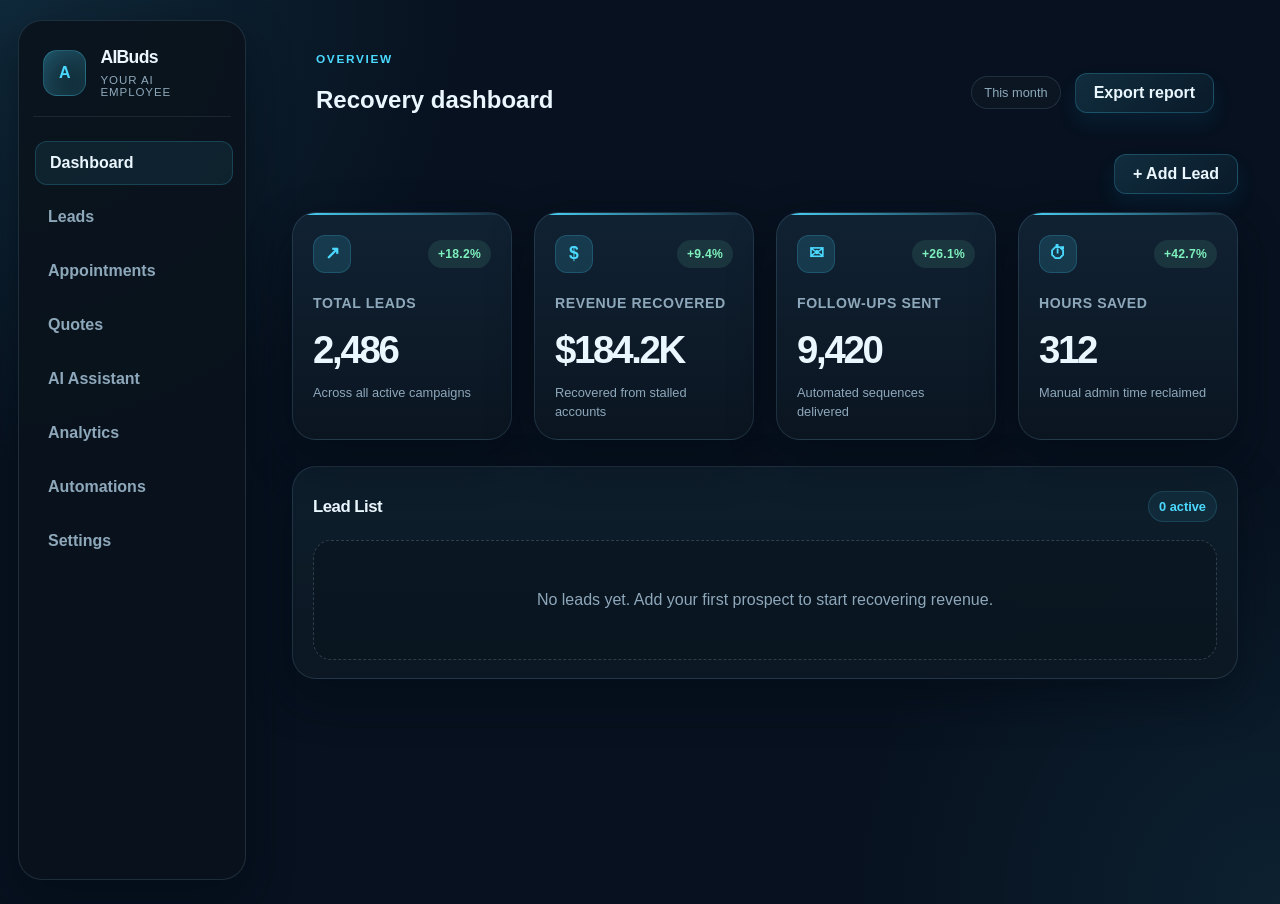
<file: index.html>
<!DOCTYPE html>
<html lang="en">
<head>
    <meta charset="UTF-8">
    <meta name="viewport" content="width=device-width, initial-scale=1.0">
    <title>AIBuds — Your AI Employee</title>

    <link rel="stylesheet" href="style.css">
</head>

<body>

    <div class="app-shell">

        <aside class="sidebar">
            <div class="brand-group sidebar-brand">
                <div class="brand-mark">A</div>
                <div>
                    <h1>AIBuds</h1>
                    <p class="subtitle">Your AI Employee</p>
                </div>
            </div>

            <nav class="sidebar-nav" aria-label="Main navigation">
                <button class="nav-item active" data-page="dashboard" type="button">Dashboard</button>
                <button class="nav-item" data-page="leads" type="button">Leads</button>
                <button class="nav-item" data-page="appointments" type="button">Appointments</button>
                <button class="nav-item" data-page="quotes" type="button">Quotes</button>
                <button class="nav-item" data-page="ai-assistant" type="button">AI Assistant</button>
                <button class="nav-item" data-page="analytics" type="button">Analytics</button>
                <button class="nav-item" data-page="automations" type="button">Automations</button>
                <button class="nav-item" data-page="settings" type="button">Settings</button>
            </nav>
        </aside>

        <main class="main-content">

            <section id="dashboardPage" class="page active">
                <header class="topbar">
                    <div class="brand-group">
                        <div>
                            <p class="eyebrow">Overview</p>
                            <h2>Recovery dashboard</h2>
                        </div>
                    </div>
                    <div class="header-actions">
                        <span class="filter-pill">This month</span>
                        <button class="primary-btn">Export report</button>
                    </div>
                </header>

                <div class="page-toolbar">
                    <button id="openLeadModal" class="primary-btn add-lead-btn" type="button">+ Add Lead</button>
                </div>

                <div id="stats" class="stats-grid">

                    <div class="card">
                        <div class="card-topline">
                            <span class="card-icon cyan">↗</span>
                            <span class="trend positive">+18.2%</span>
                        </div>
                        <h3>Total Leads</h3>
                        <p id="leadCount" class="metric-value">2,486</p>
                        <small>Across all active campaigns</small>
                    </div>

                    <div class="card">
                        <div class="card-topline">
                            <span class="card-icon cyan">$</span>
                            <span class="trend positive">+9.4%</span>
                        </div>
                        <h3>Revenue Recovered</h3>
                        <p class="metric-value">$184.2K</p>
                        <small>Recovered from stalled accounts</small>
                    </div>

                    <div class="card">
                        <div class="card-topline">
                            <span class="card-icon cyan">✉</span>
                            <span class="trend positive">+26.1%</span>
                        </div>
                        <h3>Follow-Ups Sent</h3>
                        <p class="metric-value">9,420</p>
                        <small>Automated sequences delivered</small>
                    </div>

                    <div class="card">
                        <div class="card-topline">
                            <span class="card-icon cyan">⏱</span>
                            <span class="trend positive">+42.7%</span>
                        </div>
                        <h3>Hours Saved</h3>
                        <p class="metric-value">312</p>
                        <small>Manual admin time reclaimed</small>
                    </div>

                </div>

                <div class="lead-panel">
                    <div class="lead-panel-header">
                        <h3>Lead List</h3>
                        <span id="leadCountLabel" class="status-inline">0 active</span>
                    </div>

                    <div data-role="lead-list" class="lead-list" aria-live="polite">
                        <div class="empty-state">No leads yet. Add your first prospect to start recovering revenue.</div>
                    </div>
                </div>

                <aside data-role="lead-details-panel" class="details-panel hidden" aria-live="polite">
                    <div data-role="lead-details-content"></div>
                </aside>
            </section>

            <section id="leadsPage" class="page hidden">
                <header class="page-header">
                    <div>
                        <p class="eyebrow">Pipeline</p>
                        <h2>Lead Management</h2>
                    </div>
                    <button id="openLeadModalFromLeads" class="primary-btn add-lead-btn" type="button">+ Add Lead</button>
                </header>

                <div class="lead-panel">
                    <div class="lead-panel-header">
                        <h3>Active Leads</h3>
                        <span class="status-inline">Live CRM</span>
                    </div>

                    <div data-role="lead-list" class="lead-list" aria-live="polite">
                        <div class="empty-state">No leads yet. Add your first prospect to start recovering revenue.</div>
                    </div>
                </div>

                <aside data-role="lead-details-panel" class="details-panel hidden" aria-live="polite">
                    <div data-role="lead-details-content"></div>
                </aside>
            </section>

            <section id="appointmentsPage" class="page hidden placeholder-page">
                <div class="placeholder-box">
                    <p class="eyebrow">Appointments</p>
                    <h2>Scheduling Center</h2>
                    <p>Manage customer calls, discovery meetings, and follow-up appointments.</p>
                    <span>Coming in the next sprint</span>
                </div>
            </section>

            <section id="quotesPage" class="page hidden placeholder-page">
                <div class="placeholder-box">
                    <p class="eyebrow">Quotes</p>
                    <h2>Proposal Workspace</h2>
                    <p>Track pricing, send proposals, and monitor quote acceptance rates.</p>
                    <span>Coming in the next sprint</span>
                </div>
            </section>

            <section id="aiAssistantPage" class="page hidden placeholder-page">
                <div class="placeholder-box">
                    <p class="eyebrow">AI Assistant</p>
                    <h2>Conversation Copilot</h2>
                    <p>Automated outreach suggestions, lead scoring, and next-best-action recommendations.</p>
                    <span>Coming in the next sprint</span>
                </div>
            </section>

            <section id="analyticsPage" class="page hidden placeholder-page">
                <div class="placeholder-box">
                    <p class="eyebrow">Analytics</p>
                    <h2>Performance Overview</h2>
                    <p>Pipeline health, conversion tracking, and revenue insights across all campaigns.</p>
                    <span>Coming in the next sprint</span>
                </div>
            </section>

            <section id="automationsPage" class="page hidden placeholder-page">
                <div class="placeholder-box">
                    <p class="eyebrow">Automations</p>
                    <h2>Workflow Engine</h2>
                    <p>Automate follow-ups, lead routing, and sales task orchestration.</p>
                    <span>Coming in the next sprint</span>
                </div>
            </section>

            <section id="settingsPage" class="page hidden placeholder-page">
                <div class="placeholder-box">
                    <p class="eyebrow">Settings</p>
                    <h2>Workspace Preferences</h2>
                    <p>Configure team permissions, integrations, automations, and account settings.</p>
                    <span>Coming in the next sprint</span>
                </div>
            </section>

        </main>

    </div>

    <div id="leadModal" class="modal hidden" aria-hidden="true">
        <div class="modal-backdrop" data-close="true"></div>
        <div class="modal-dialog" role="dialog" aria-modal="true" aria-labelledby="leadModalTitle">
            <div class="modal-header">
                <div>
                    <p class="eyebrow modal-eyebrow">New Lead</p>
                    <h3 id="leadModalTitle">Add a prospect</h3>
                </div>
                <button id="closeLeadModal" class="icon-button" type="button" aria-label="Close modal">×</button>
            </div>

            <form id="leadForm">
                <div class="form-grid">
                    <label>
                        <span>Customer Name</span>
                        <input type="text" name="customerName" placeholder="Alex Morgan" required>
                    </label>

                    <label>
                        <span>Company Name</span>
                        <input type="text" name="companyName" placeholder="Northstar Labs" required>
                    </label>

                    <label>
                        <span>Phone</span>
                        <input type="tel" name="phone" placeholder="(555) 123-4567" required>
                    </label>

                    <label>
                        <span>Email</span>
                        <input type="email" name="email" placeholder="alex@company.com" required>
                    </label>

                    <label>
                        <span>Service Requested</span>
                        <select name="serviceRequested" required>
                            <option value="">Select a service</option>
                            <option value="Lead Generation">Lead Generation</option>
                            <option value="Sales Enablement">Sales Enablement</option>
                            <option value="CRM Cleanup">CRM Cleanup</option>
                            <option value="Outbound Automation">Outbound Automation</option>
                            <option value="Brand Messaging">Brand Messaging</option>
                        </select>
                    </label>

                    <label>
                        <span>Estimated Job Value</span>
                        <input type="number" name="estimatedValue" min="0" step="100" placeholder="2500" required>
                    </label>

                    <label class="full-width">
                        <span>Notes</span>
                        <textarea name="notes" rows="4" placeholder="Add context about the opportunity, objections, or next steps..."></textarea>
                    </label>
                </div>

                <div class="form-actions">
                    <button type="button" class="secondary-btn" id="cancelLeadModal">Cancel</button>
                    <button type="submit" class="primary-btn">Save</button>
                </div>
            </form>
        </div>
    </div>

    <script type="module" src="leadManager.js?v=20260914"></script>
    <script type="module" src="appRouter.js"></script>

</body>
</html>
</file>
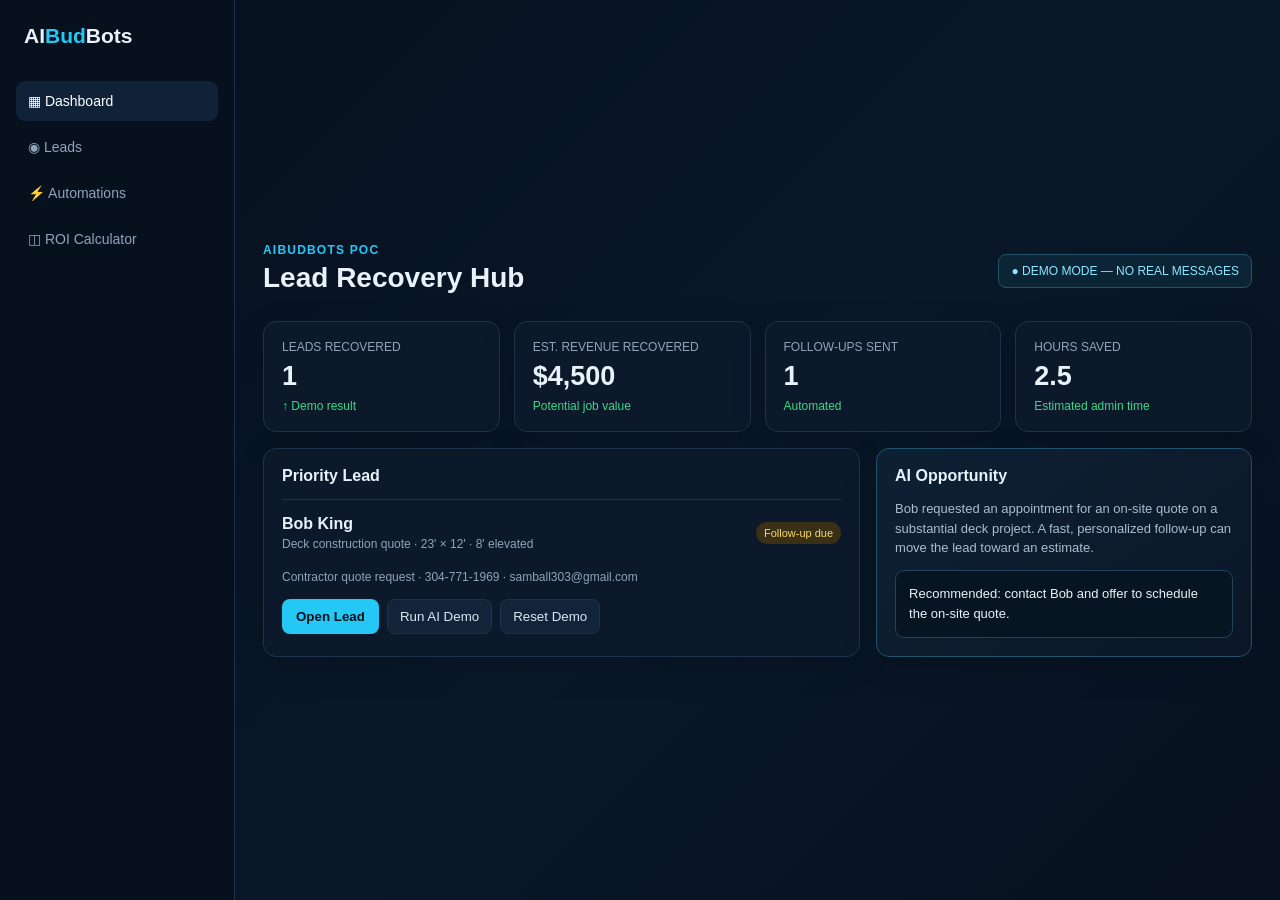
<file: AIBudBots_Lead_Recovery_POC/index.html>
<!doctype html>
<html lang="en">
<head>
<meta charset="utf-8">
<meta name="viewport" content="width=device-width,initial-scale=1">
<title>AIBuds — your ai employee</title>
<style>
:root{--bg:#07111f;--panel:#0d1a2b;--panel2:#101f33;--border:#1d334d;--text:#e9f2fb;--muted:#8fa4ba;--accent:#25c7f5;--green:#39d98a;--yellow:#f5c451;--red:#ff6b7a}
*{box-sizing:border-box}body{margin:0;background:linear-gradient(135deg,#06101d,#091728 55%,#07111f);color:var(--text);font-family:Inter,Segoe UI,Arial,sans-serif}
.app{display:flex;min-height:100vh}.side{width:235px;background:#07111e;border-right:1px solid var(--border);padding:24px 16px}.brand{font-size:21px;font-weight:800;margin:0 8px 30px}.brand span{color:var(--accent)}
.nav button{width:100%;background:none;border:0;color:var(--muted);padding:12px;border-radius:9px;text-align:left;margin:3px 0;cursor:pointer;font-size:14px}.nav button.active,.nav button:hover{background:#102238;color:white}
.main{flex:1;padding:28px;max-width:1400px;margin:auto;width:100%}.top{display:flex;justify-content:space-between;align-items:center;margin-bottom:22px}.eyebrow{color:var(--accent);font-size:12px;font-weight:700;letter-spacing:1.2px;text-transform:uppercase}.title{font-size:28px;font-weight:800;margin:5px 0}.demo{border:1px solid #24516b;background:#0b2536;color:#8ee7ff;padding:9px 12px;border-radius:8px;font-size:12px}
.grid{display:grid;grid-template-columns:repeat(4,1fr);gap:14px}.card{background:rgba(13,26,43,.9);border:1px solid var(--border);border-radius:13px;padding:18px;box-shadow:0 10px 35px rgba(0,0,0,.12)}.metric{font-size:27px;font-weight:800;margin-top:7px}.label{color:var(--muted);font-size:12px}.up{color:var(--green);font-size:12px;margin-top:7px}
.layout{display:grid;grid-template-columns:1.35fr .85fr;gap:16px;margin-top:16px}.section-title{font-size:16px;font-weight:750;margin-bottom:14px}.lead{display:flex;justify-content:space-between;align-items:center;padding:15px 0;border-top:1px solid var(--border)}.lead:first-of-type{border-top:0}.lead strong{display:block}.sub{color:var(--muted);font-size:12px;margin-top:4px}.badge{display:inline-block;padding:5px 8px;border-radius:999px;font-size:11px;background:#17304a;color:#9fdcff}.badge.green{background:#123629;color:#75e9ae}.badge.yellow{background:#3a3015;color:#f7d76f}
button.primary{background:var(--accent);color:#04111c;border:0;border-radius:8px;padding:10px 14px;font-weight:800;cursor:pointer}.secondary{background:#12243a;color:#d9e8f5;border:1px solid var(--border);border-radius:8px;padding:9px 12px;cursor:pointer}.actions{display:flex;gap:8px;flex-wrap:wrap;margin-top:15px}
.detail{margin-top:16px}.profile{display:grid;grid-template-columns:1fr 1fr;gap:10px}.kv{background:#0a1727;border:1px solid var(--border);padding:12px;border-radius:8px}.kv b{display:block;margin-top:4px}.timeline{margin-top:15px}.event{border-left:2px solid #244b66;padding:0 0 16px 15px;margin-left:5px}.event:last-child{padding-bottom:0}.event .time{font-size:11px;color:var(--muted)}
.ai{background:linear-gradient(145deg,#0d2134,#0b1727);border-color:#1e536a}.reason{color:#a8bdd0;font-size:13px;line-height:1.5}.message{background:#071522;border:1px solid #21445c;border-radius:9px;padding:13px;line-height:1.55;font-size:13px;margin-top:12px}
input{width:100%;background:#091726;border:1px solid var(--border);color:white;padding:11px;border-radius:8px;margin:6px 0 13px}label{font-size:12px;color:var(--muted)}
.roi{display:grid;grid-template-columns:1fr 1fr;gap:16px}.big{font-size:38px;font-weight:850;color:var(--green)}.hidden{display:none}
@media(max-width:900px){.side{width:190px}.grid{grid-template-columns:1fr 1fr}.layout,.roi{grid-template-columns:1fr}}@media(max-width:650px){.app{display:block}.side{width:100%;border-right:0;border-bottom:1px solid var(--border)}.grid{grid-template-columns:1fr}.main{padding:18px}}
</style>
</head>
<body>
<div class="app">
<aside class="side">
  <div class="brand">AI<span>Bud</span>Bots</div>
  <div class="nav">
    <button class="active" onclick="show('dashboard',this)">▦ Dashboard</button>
    <button onclick="show('leads',this)">◉ Leads</button>
    <button onclick="show('automation',this)">⚡ Automations</button>
    <button onclick="show('roi',this)">◫ ROI Calculator</button>
  </div>
</aside>
<main class="main">
  <div class="top"><div><div class="eyebrow">AIBudBots POC</div><div class="title">Lead Recovery Hub</div></div><div class="demo">● DEMO MODE — NO REAL MESSAGES</div></div>

  <section id="dashboard">
    <div class="grid">
      <div class="card"><div class="label">LEADS RECOVERED</div><div class="metric" id="mRecovered">1</div><div class="up">↑ Demo result</div></div>
      <div class="card"><div class="label">EST. REVENUE RECOVERED</div><div class="metric" id="mRevenue">$4,500</div><div class="up">Potential job value</div></div>
      <div class="card"><div class="label">FOLLOW-UPS SENT</div><div class="metric" id="mFollow">1</div><div class="up">Automated</div></div>
      <div class="card"><div class="label">HOURS SAVED</div><div class="metric" id="mHours">2.5</div><div class="up">Estimated admin time</div></div>
    </div>
    <div class="layout">
      <div class="card"><div class="section-title">Priority Lead</div>
        <div class="lead"><div><strong>Bob King</strong><div class="sub">Deck construction quote · 23' × 12' · 8' elevated</div></div><span class="badge yellow" id="statusBadge">Follow-up due</span></div>
        <div class="sub">Contractor quote request · 304-771-1969 · samball303@gmail.com</div>
        <div class="actions"><button class="primary" onclick="openBob()">Open Lead</button><button class="secondary" onclick="runDemo()">Run AI Demo</button><button class="secondary" onclick="resetDemo()">Reset Demo</button></div>
      </div>
      <div class="card ai"><div class="section-title">AI Opportunity</div><div class="reason">Bob requested an appointment for an on-site quote on a substantial deck project. A fast, personalized follow-up can move the lead toward an estimate.</div><div class="message">Recommended: contact Bob and offer to schedule the on-site quote.</div></div>
    </div>
  </section>

  <section id="leads" class="hidden detail">
    <div class="card">
      <div class="section-title">Lead Record</div>
      <div class="profile">
        <div class="kv"><label>NAME</label><b>Bob King</b></div>
        <div class="kv"><label>STATUS</label><b id="leadStatus">New</b></div>
        <div class="kv"><label>PHONE</label><b>304-771-1969</b></div>
        <div class="kv"><label>EMAIL</label><b>samball303@gmail.com</b></div>
        <div class="kv"><label>SERVICE</label><b>Deck Construction</b></div>
        <div class="kv"><label>PROJECT</label><b>23' W × 12' L × 8' H</b></div>
        <div class="kv"><label>REQUEST</label><b>Appointment for repair/job quote</b></div>
        <div class="kv"><label>EST. OPPORTUNITY</label><b>$4,500</b></div>
      </div>
      <div class="actions"><button class="primary" onclick="generate()">Generate AI Follow-Up</button><button class="secondary" onclick="copyMsg()">Copy</button><button class="secondary" onclick="markBooked()">Mark Appointment Booked</button></div>
      <div id="aiPanel" class="card ai hidden" style="margin-top:15px">
        <div class="section-title">AI Follow-Up Agent</div>
        <div class="reason"><b>Why this message?</b><br>Bob is requesting a quote and an appointment. The message confirms the project details without overloading him and asks for the next action: scheduling an on-site visit.</div>
        <div id="msg" class="message">Hi Bob, just following up on your request for a quote on the 23' × 12' elevated deck. We'd be happy to schedule a time to come out, look at the project, and provide an estimate. What day works best for you?</div>
        <div class="actions"><button class="primary" onclick="sendDemo()">Send Demo Follow-Up</button></div>
      </div>
      <div class="timeline">
        <div class="section-title">Interaction Timeline</div>
        <div class="event"><div class="time">Today · Demo</div><div>Lead imported into AIBudBots.</div></div>
        <div class="event"><div class="time">Request</div><div>Bob requested an appointment to receive a quote for a deck build.</div></div>
      </div>
    </div>
  </section>

  <section id="automation" class="hidden detail">
    <div class="card"><div class="section-title">Lead Recovery Automation</div>
      <div class="timeline">
        <div class="event"><b>1. New Lead</b><div class="sub">Bob requests a quote.</div></div>
        <div class="event"><b>2. AI Analyzes</b><div class="sub">Understands project, value and requested next step.</div></div>
        <div class="event"><b>3. Personalized Follow-Up</b><div class="sub">AI creates a message using the lead's actual request.</div></div>
        <div class="event"><b>4. Follow-Up Sent</b><div class="sub">In production this would connect to SMS/email.</div></div>
        <div class="event"><b>5. Response / Booking</b><div class="sub">AI detects intent and moves the lead forward.</div></div>
        <div class="event"><b>6. Revenue Outcome</b><div class="sub">Business sees the recovered opportunity.</div></div>
      </div>
    </div>
  </section>

  <section id="roi" class="hidden detail">
    <div class="roi">
      <div class="card"><div class="section-title">ROI Calculator</div>
        <label>MONTHLY LEADS</label><input id="leads" type="number" value="50" oninput="roi()">
        <label>AVERAGE LEAD VALUE ($)</label><input id="value" type="number" value="4500" oninput="roi()">
        <label>MISSED-LEAD PERCENTAGE (%)</label><input id="missed" type="number" value="20" oninput="roi()">
        <label>CURRENT FOLLOW-UP RATE (%)</label><input id="followRate" type="number" value="40" oninput="roi()">
      </div>
      <div class="card"><div class="section-title">Estimated Opportunity</div><div class="label">MISSED REVENUE / MONTH</div><div class="big" id="missedRevenue">$45,000</div><div class="label" style="margin-top:20px">POTENTIALLY RECOVERABLE / MONTH</div><div class="big" id="recoverable">$27,000</div><div class="sub" style="margin-top:12px">Illustrative estimate for the sales conversation, not a guarantee.</div></div>
    </div>
  </section>
</main>
</div>
<script>
let demo={follow:0,booked:false};
function show(id,btn){document.querySelectorAll('main section').forEach(s=>s.classList.add('hidden'));document.getElementById(id).classList.remove('hidden');document.querySelectorAll('.nav button').forEach(b=>b.classList.remove('active'));btn.classList.add('active')}
function openBob(){show('leads',document.querySelectorAll('.nav button')[1])}
function generate(){document.getElementById('aiPanel').classList.remove('hidden')}
function copyMsg(){navigator.clipboard?.writeText(document.getElementById('msg').innerText);alert('Follow-up copied to clipboard.')}
function sendDemo(){demo.follow=1;document.getElementById('mFollow').innerText='1';document.getElementById('statusBadge').innerText='Contacted';document.getElementById('leadStatus').innerText='Contacted';alert('Demo follow-up sent — no real message was sent.')}
function markBooked(){demo.booked=true;document.getElementById('statusBadge').innerText='Booked';document.getElementById('statusBadge').className='badge green';document.getElementById('leadStatus').innerText='Booked';document.getElementById('mRecovered').innerText='1';document.getElementById('mRevenue').innerText='$4,500';alert('Demo appointment marked as booked.')}
function runDemo(){openBob();generate()}
function resetDemo(){demo={follow:0,booked:false};location.reload()}
function roi(){let l=+document.getElementById('leads').value||0,v=+document.getElementById('value').value||0,m=(+document.getElementById('missed').value||0)/100,f=(+document.getElementById('followRate').value||0)/100;let missed=l*v*m;let recover=missed*(1-f);document.getElementById('missedRevenue').innerText=money(missed);document.getElementById('recoverable').innerText=money(recover)}
function money(n){return '$'+Math.round(n).toLocaleString()}
roi()
</script>
</body>
</html>
</file>
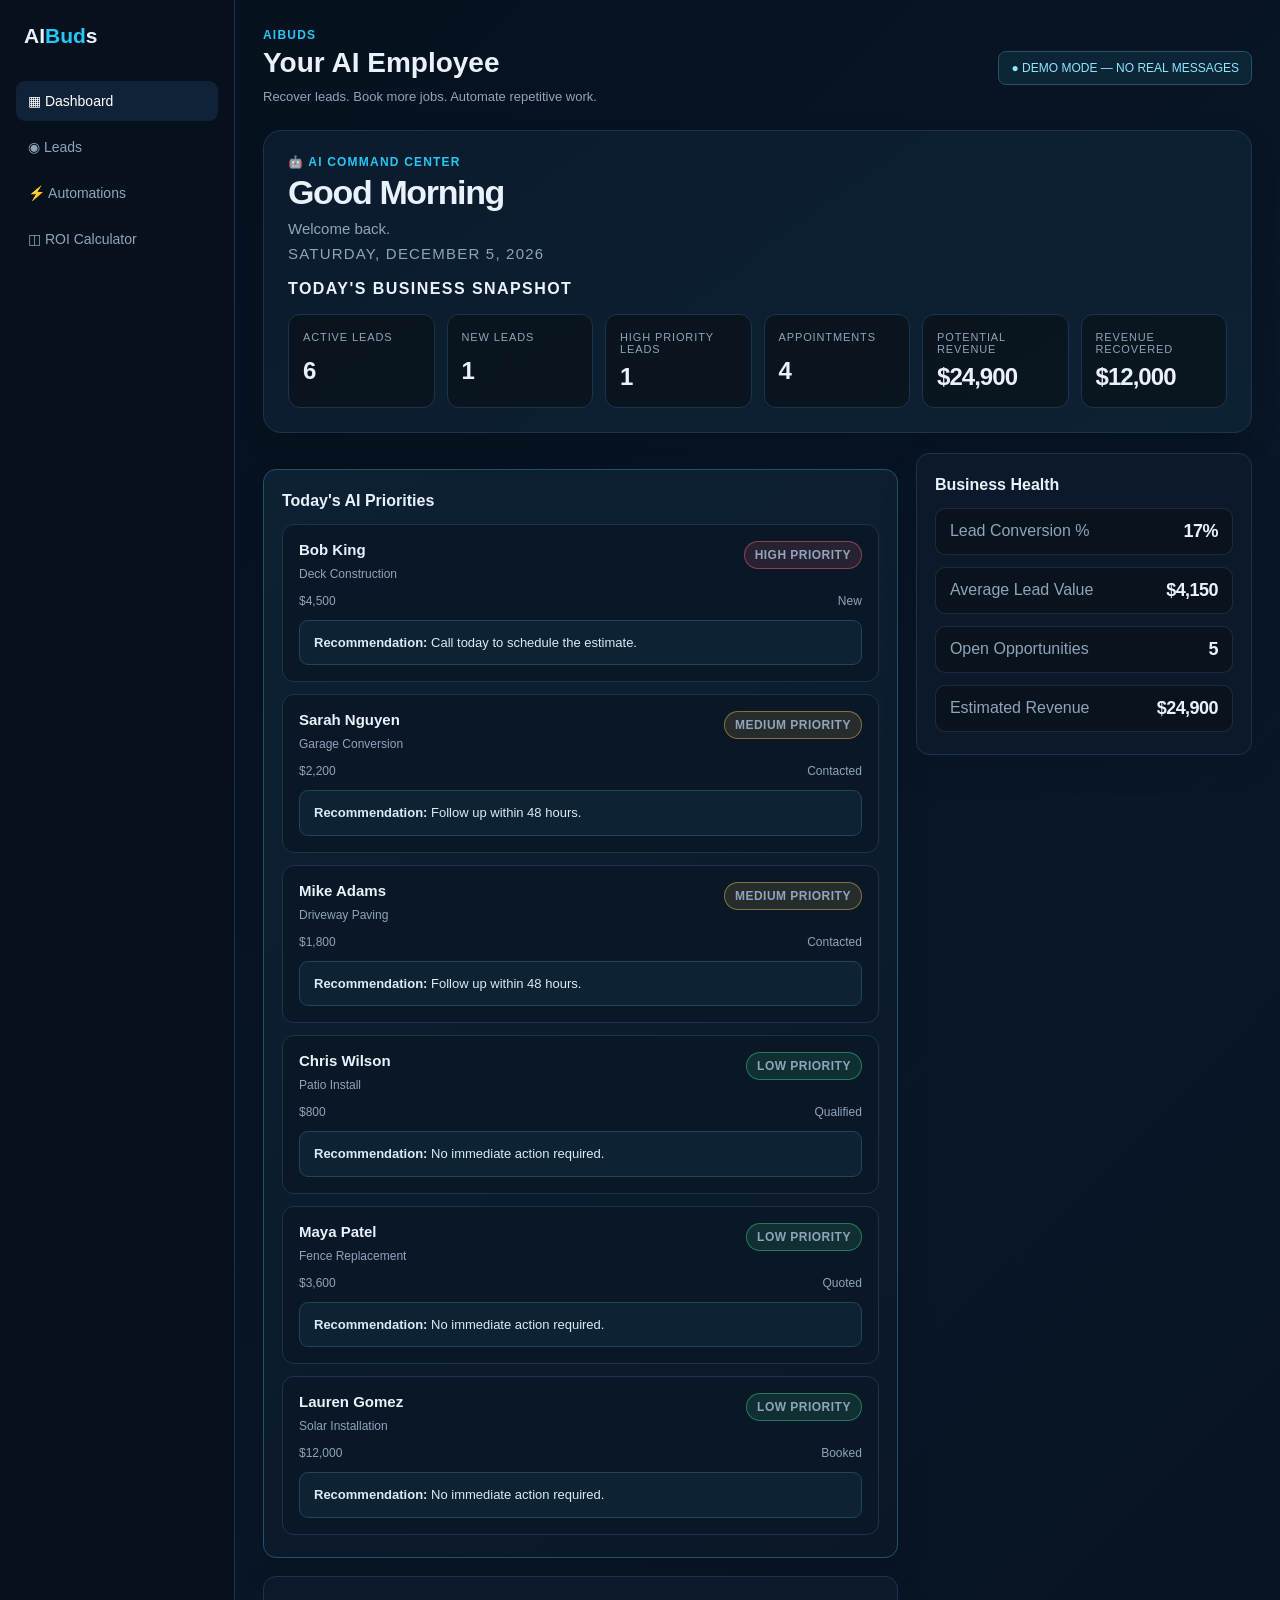
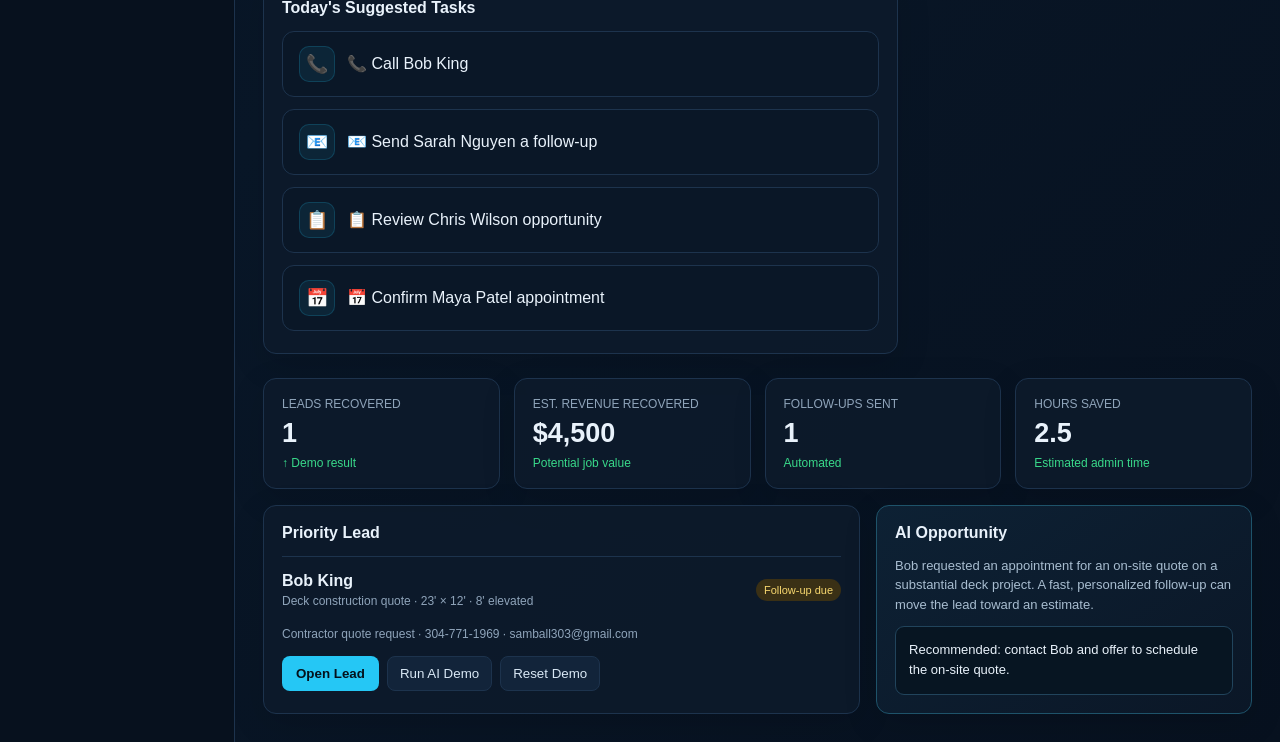
<file: AIBuds/index.html>
<!doctype html>
<html lang="en">
<head>
<meta charset="utf-8">
<meta name="viewport" content="width=device-width,initial-scale=1">
<title>AIBuds — Your AI Employee</title>
<style>
:root{--bg:#07111f;--panel:#0d1a2b;--border:#1d334d;--text:#e9f2fb;--muted:#8fa4ba;--accent:#25c7f5;--green:#39d98a;--yellow:#f5c451;--red:#ff6b7a}
*{box-sizing:border-box}body{margin:0;background:linear-gradient(135deg,#06101d,#091728 55%,#07111f);color:var(--text);font-family:Inter,Segoe UI,Arial,sans-serif}
.app{display:flex;min-height:100vh}.side{width:235px;background:#07111e;border-right:1px solid var(--border);padding:24px 16px}.brand{font-size:21px;font-weight:800;margin:0 8px 30px}.brand span{color:var(--accent)}
.nav button{width:100%;background:none;border:0;color:var(--muted);padding:12px;border-radius:9px;text-align:left;margin:3px 0;cursor:pointer;font-size:14px}.nav button.active,.nav button:hover{background:#102238;color:white}
.main{flex:1;padding:28px;max-width:1400px;margin:auto;width:100%}.top{display:flex;justify-content:space-between;align-items:center;margin-bottom:22px}.eyebrow{color:var(--accent);font-size:12px;font-weight:700;letter-spacing:1.2px;text-transform:uppercase}.title{font-size:28px;font-weight:800;margin:5px 0}.demo{border:1px solid #24516b;background:#0b2536;color:#8ee7ff;padding:9px 12px;border-radius:8px;font-size:12px}
.grid{display:grid;grid-template-columns:repeat(4,1fr);gap:14px}.card{background:rgba(13,26,43,.9);border:1px solid var(--border);border-radius:13px;padding:18px;box-shadow:0 10px 35px rgba(0,0,0,.12)}.metric{font-size:27px;font-weight:800;margin-top:7px}.label{color:var(--muted);font-size:12px}.up{color:var(--green);font-size:12px;margin-top:7px}
.layout{display:grid;grid-template-columns:1.35fr .85fr;gap:16px;margin-top:16px}.section-title{font-size:16px;font-weight:750;margin-bottom:14px}.lead{display:flex;justify-content:space-between;align-items:center;padding:15px 0;border-top:1px solid var(--border)}.lead:first-of-type{border-top:0}.lead strong{display:block}.sub{color:var(--muted);font-size:12px;margin-top:4px}.badge{display:inline-block;padding:5px 8px;border-radius:999px;font-size:11px;background:#17304a;color:#9fdcff}.badge.green{background:#123629;color:#75e9ae}.badge.yellow{background:#3a3015;color:#f7d76f}
button.primary{background:var(--accent);color:#04111c;border:0;border-radius:8px;padding:10px 14px;font-weight:800;cursor:pointer}.secondary{background:#12243a;color:#d9e8f5;border:1px solid var(--border);border-radius:8px;padding:9px 12px;cursor:pointer}.actions{display:flex;gap:8px;flex-wrap:wrap;margin-top:15px}
.detail{margin-top:16px}.profile{display:grid;grid-template-columns:1fr 1fr;gap:10px}.kv{background:#0a1727;border:1px solid var(--border);padding:12px;border-radius:8px}.kv b{display:block;margin-top:4px}.timeline{margin-top:15px}.event{border-left:2px solid #244b66;padding:0 0 16px 15px;margin-left:5px}.event:last-child{padding-bottom:0}.event .time{font-size:11px;color:var(--muted)}
.ai{background:linear-gradient(145deg,#0d2134,#0b1727);border-color:#1e536a}.reason{color:#a8bdd0;font-size:13px;line-height:1.5}.message{background:#071522;border:1px solid #21445c;border-radius:9px;padding:13px;line-height:1.55;font-size:13px;margin-top:12px}
input{width:100%;background:#091726;border:1px solid var(--border);color:white;padding:11px;border-radius:8px;margin:6px 0 13px}label{font-size:12px;color:var(--muted)}
.roi{display:grid;grid-template-columns:1fr 1fr;gap:16px}.big{font-size:38px;font-weight:850;color:var(--green)}.hidden{display:none}
.priorities-card{margin-top:16px}.ai-priority-list{display:grid;gap:12px}.ai-priority-item{padding:16px;border:1px solid var(--border);border-radius:12px;background:#0a1727}.ai-priority-row{display:flex;justify-content:space-between;align-items:flex-start;gap:12px}.ai-priority-row strong{display:block;font-size:15px;margin-bottom:6px}.ai-priority-row span{color:var(--muted);font-size:12px}.priority-badge{display:inline-flex;align-items:center;justify-content:center;padding:6px 10px;border-radius:999px;font-size:11px;font-weight:800;letter-spacing:.04em;text-transform:uppercase}.priority-high{background:rgba(255,107,122,.12);border:1px solid rgba(255,107,122,.45);color:#ff8d9a}.priority-medium{background:rgba(245,196,81,.12);border:1px solid rgba(245,196,81,.45);color:#f7d56d}.priority-low{background:rgba(57,217,138,.12);border:1px solid rgba(57,217,138,.45);color:#7debb1}.ai-priority-meta{display:flex;justify-content:space-between;gap:12px;margin-top:12px;color:var(--muted);font-size:12px}.ai-priority-recommendation{margin-top:12px;padding:12px 14px;border-radius:9px;background:#0d2233;border:1px solid #21445c;color:#d9ebf8;font-size:13px;line-height:1.5}
.ai-command-shell{margin:18px 0 20px;padding:24px;border:1px solid var(--border);border-radius:18px;background:linear-gradient(145deg,#0b1b2d,#0d2134);box-shadow:0 12px 28px rgba(0,0,0,.14)}.ai-command-header{display:flex;justify-content:space-between;align-items:center;margin-bottom:18px}.ai-command-header h2{margin:4px 0 0;font-size:34px;letter-spacing:-.04em}.ai-command-header p{margin:8px 0 0;color:var(--muted);font-size:15px}.ai-summary-row{display:grid;grid-template-columns:repeat(6,minmax(120px,1fr));gap:12px}.ai-summary-card{padding:16px 14px;border:1px solid var(--border);background:rgba(8,17,24,.7);border-radius:12px;display:grid;gap:8px}.ai-summary-card span{color:var(--muted);font-size:11px;letter-spacing:.08em;text-transform:uppercase}.ai-summary-card strong{font-size:24px;letter-spacing:-.04em}.ai-layout{display:grid;grid-template-columns:1.7fr .9fr;gap:18px;margin:18px 0 24px}.ai-main-column{display:grid;gap:18px}.priorities-card,.tasks-card,.snapshot-card{padding:22px 18px}.task-list,.suggested-tasks-list{display:grid;gap:12px}.task-item{display:flex;align-items:center;gap:12px;padding:14px 16px;border:1px solid var(--border);border-radius:12px;background:#0a1727;color:var(--text)}.task-icon{display:inline-flex;align-items:center;justify-content:center;width:36px;height:36px;border-radius:10px;background:rgba(37,199,245,.08);border:1px solid rgba(37,199,245,.18);font-size:18px}.snapshot-card{align-self:start}.snapshot-list{display:grid;gap:12px;margin-top:12px}.snapshot-row{display:flex;justify-content:space-between;align-items:center;padding:12px 14px;border:1px solid rgba(142,164,186,.16);border-radius:10px;background:rgba(9,18,27,.7)}.snapshot-row span{color:var(--muted)}.snapshot-row strong{font-size:18px;letter-spacing:-.03em}.ai-priority-list{display:grid;gap:12px}.ai-priority-item{padding:16px;border:1px solid var(--border);border-radius:12px;background:#0a1727}.ai-priority-row{display:flex;justify-content:space-between;align-items:flex-start;gap:12px}.ai-priority-row strong{display:block;font-size:15px;margin-bottom:6px}.ai-priority-row span{color:var(--muted);font-size:12px}.priority-badge{display:inline-flex;align-items:center;justify-content:center;padding:6px 10px;border-radius:999px;font-size:11px;font-weight:800;letter-spacing:.04em;text-transform:uppercase}.priority-high{background:rgba(255,107,122,.12);border:1px solid rgba(255,107,122,.45);color:#ff8d9a}.priority-medium{background:rgba(245,196,81,.12);border:1px solid rgba(245,196,81,.45);color:#f7d56d}.priority-low{background:rgba(57,217,138,.12);border:1px solid rgba(57,217,138,.45);color:#7debb1}.ai-priority-meta{display:flex;justify-content:space-between;gap:12px;margin-top:12px;color:var(--muted);font-size:12px}.ai-priority-recommendation{margin-top:12px;padding:12px 14px;border-radius:9px;background:#0d2233;border:1px solid #21445c;color:#d9ebf8;font-size:13px;line-height:1.5}
.summary-title{margin:8px 0 16px;color:var(--text);font-size:16px;font-weight:700;letter-spacing:.09em;text-transform:uppercase}
.tagline{margin-top:8px;color:var(--muted);font-size:13px;line-height:1.6}.today-date{margin-top:8px;color:var(--accent);font-size:12px;letter-spacing:.08em;text-transform:uppercase}
@media(max-width:900px){.side{width:190px}.grid{grid-template-columns:1fr 1fr}.layout,.roi{grid-template-columns:1fr}}@media(max-width:650px){.app{display:block}.side{width:100%;border-right:0;border-bottom:1px solid var(--border)}.grid{grid-template-columns:1fr}.main{padding:18px}.ai-priority-meta{flex-direction:column}.ai-priority-row{flex-direction:column;align-items:flex-start}}
</style>
</head>
<body>
<div class="app">
<aside class="side">
  <div class="brand">AI<span>Bud</span>s</div>
  <div class="nav">
    <button class="active" onclick="show('dashboard',this)">▦ Dashboard</button>
    <button onclick="show('leads',this)">◉ Leads</button>
    <button onclick="show('automation',this)">⚡ Automations</button>
    <button onclick="show('roi',this)">◫ ROI Calculator</button>
  </div>
</aside>
<main class="main">
  <div class="top"><div><div class="eyebrow">AIBuds</div><div class="title">Your AI Employee</div><div class="tagline">Recover leads. Book more jobs. Automate repetitive work.</div></div><div class="demo">● DEMO MODE — NO REAL MESSAGES</div></div>

  <section id="dashboard">
    <div class="ai-command-shell">
      <div class="ai-command-header">
        <div>
          <div class="eyebrow">🤖 AI Command Center</div>
          <h2 id="greetingText">Good Morning</h2>
          <p>Welcome back.</p>
          <p class="today-date" id="todayDateText">Today</p>
        </div>
      </div>

      <div class="summary-title">Today's Business Snapshot</div>

      <div class="ai-summary-row">
        <div class="ai-summary-card">
          <span>Active Leads</span>
          <strong id="summaryActiveLeads">0</strong>
        </div>
        <div class="ai-summary-card">
          <span>New Leads</span>
          <strong id="summaryNewLeads">0</strong>
        </div>
        <div class="ai-summary-card">
          <span>High Priority Leads</span>
          <strong id="summaryHighPriority">0</strong>
        </div>
        <div class="ai-summary-card">
          <span>Appointments</span>
          <strong id="summaryAppointments">0</strong>
        </div>
        <div class="ai-summary-card">
          <span>Potential Revenue</span>
          <strong id="summaryPotentialRevenue">$0</strong>
        </div>
        <div class="ai-summary-card">
          <span>Revenue Recovered</span>
          <strong id="summaryRevenueRecovered">$0</strong>
        </div>
      </div>
    </div>

    <div class="ai-layout">
      <div class="ai-main-column">
        <div class="card ai priorities-card">
          <div class="section-title">Today's AI Priorities</div>
          <div id="aiPriorityList" class="ai-priority-list"></div>
        </div>

        <div class="card tasks-card">
          <div class="section-title">Today's Suggested Tasks</div>
          <div id="suggestedTasksList" class="suggested-tasks-list"></div>
        </div>
      </div>

      <aside class="card snapshot-card">
        <div class="section-title">Business Health</div>
        <div class="snapshot-list">
          <div class="snapshot-row">
            <span>Lead Conversion %</span>
            <strong id="businessLeadConversion">0%</strong>
          </div>
          <div class="snapshot-row">
            <span>Average Lead Value</span>
            <strong id="businessAverageLeadValue">$0</strong>
          </div>
          <div class="snapshot-row">
            <span>Open Opportunities</span>
            <strong id="businessOpenOpportunities">0</strong>
          </div>
          <div class="snapshot-row">
            <span>Estimated Revenue</span>
            <strong id="businessEstimatedRevenue">$0</strong>
          </div>
        </div>
      </aside>
    </div>

    <div class="grid">
      <div class="card"><div class="label">LEADS RECOVERED</div><div class="metric" id="mRecovered">1</div><div class="up">↑ Demo result</div></div>
      <div class="card"><div class="label">EST. REVENUE RECOVERED</div><div class="metric" id="mRevenue">$4,500</div><div class="up">Potential job value</div></div>
      <div class="card"><div class="label">FOLLOW-UPS SENT</div><div class="metric" id="mFollow">1</div><div class="up">Automated</div></div>
      <div class="card"><div class="label">HOURS SAVED</div><div class="metric" id="mHours">2.5</div><div class="up">Estimated admin time</div></div>
    </div>
    <div class="layout">
      <div class="card"><div class="section-title">Priority Lead</div>
        <div class="lead"><div><strong>Bob King</strong><div class="sub">Deck construction quote · 23' × 12' · 8' elevated</div></div><span class="badge yellow" id="statusBadge">Follow-up due</span></div>
        <div class="sub">Contractor quote request · 304-771-1969 · samball303@gmail.com</div>
        <div class="actions"><button class="primary" onclick="openBob()">Open Lead</button><button class="secondary" onclick="runDemo()">Run AI Demo</button><button class="secondary" onclick="resetDemo()">Reset Demo</button></div>
      </div>
      <div class="card ai"><div class="section-title">AI Opportunity</div><div class="reason">Bob requested an appointment for an on-site quote on a substantial deck project. A fast, personalized follow-up can move the lead toward an estimate.</div><div class="message">Recommended: contact Bob and offer to schedule the on-site quote.</div></div>
    </div>
  </section>

  <section id="leads" class="hidden detail">
    <div class="card">
      <div class="section-title">Lead Record</div>
      <div class="profile">
        <div class="kv"><label>NAME</label><b>Bob King</b></div>
        <div class="kv"><label>STATUS</label><b id="leadStatus">New</b></div>
        <div class="kv"><label>PHONE</label><b>304-771-1969</b></div>
        <div class="kv"><label>EMAIL</label><b>samball303@gmail.com</b></div>
        <div class="kv"><label>SERVICE</label><b>Deck Construction</b></div>
        <div class="kv"><label>PROJECT</label><b>23' W × 12' L × 8' H</b></div>
        <div class="kv"><label>REQUEST</label><b>Appointment for repair/job quote</b></div>
        <div class="kv"><label>EST. OPPORTUNITY</label><b>$4,500</b></div>
      </div>
      <div class="actions"><button class="primary" onclick="generate()">Generate AI Follow-Up</button><button class="secondary" onclick="copyMsg()">Copy</button><button class="secondary" onclick="markBooked()">Mark Appointment Booked</button></div>
      <div id="aiPanel" class="card ai hidden" style="margin-top:15px">
        <div class="section-title">AI Follow-Up Agent</div>
        <div class="reason"><b>Why this message?</b><br>Bob is requesting a quote and an appointment. The message confirms the project details without overloading him and asks for the next action: scheduling an on-site visit.</div>
        <div id="msg" class="message">Hi Bob, just following up on your request for a quote on the 23' × 12' elevated deck. We'd be happy to schedule a time to come out, look at the project, and provide an estimate. What day works best for you?</div>
        <div class="actions"><button class="primary" onclick="sendDemo()">Send Demo Follow-Up</button></div>
      </div>
      <div class="timeline">
        <div class="section-title">Interaction Timeline</div>
        <div class="event"><div class="time">Today · Demo</div><div>Lead imported into AIBuds.</div></div>
        <div class="event"><div class="time">Request</div><div>Bob requested an appointment to receive a quote for a deck build.</div></div>
      </div>
    </div>
  </section>

  <section id="automation" class="hidden detail">
    <div class="card"><div class="section-title">Lead Recovery Automation</div>
      <div class="timeline">
        <div class="event"><b>1. New Lead</b><div class="sub">Bob requests a quote.</div></div>
        <div class="event"><b>2. AI Analyzes</b><div class="sub">Understands project, value and requested next step.</div></div>
        <div class="event"><b>3. Personalized Follow-Up</b><div class="sub">AI creates a message using the lead's actual request.</div></div>
        <div class="event"><b>4. Follow-Up Sent</b><div class="sub">In production this would connect to SMS/email.</div></div>
        <div class="event"><b>5. Response / Booking</b><div class="sub">AI detects intent and moves the lead forward.</div></div>
        <div class="event"><b>6. Revenue Outcome</b><div class="sub">Business sees the recovered opportunity.</div></div>
      </div>
    </div>
  </section>

  <section id="roi" class="hidden detail">
    <div class="roi">
      <div class="card"><div class="section-title">ROI Calculator</div>
        <label>MONTHLY LEADS</label><input id="leads" type="number" value="50" oninput="roi()">
        <label>AVERAGE LEAD VALUE ($)</label><input id="value" type="number" value="4500" oninput="roi()">
        <label>MISSED-LEAD PERCENTAGE (%)</label><input id="missed" type="number" value="20" oninput="roi()">
        <label>CURRENT FOLLOW-UP RATE (%)</label><input id="followRate" type="number" value="40" oninput="roi()">
      </div>
      <div class="card"><div class="section-title">Estimated Opportunity</div><div class="label">MISSED REVENUE / MONTH</div><div class="big" id="missedRevenue">$45,000</div><div class="label" style="margin-top:20px">POTENTIALLY RECOVERABLE / MONTH</div><div class="big" id="recoverable">$27,000</div><div class="sub" style="margin-top:12px">Illustrative estimate for the sales conversation, not a guarantee.</div></div>
    </div>
  </section>
</main>
</div>
<script>
let demo={follow:0,booked:false};
function show(id,btn){document.querySelectorAll('main section').forEach(s=>s.classList.add('hidden'));document.getElementById(id).classList.remove('hidden');document.querySelectorAll('.nav button').forEach(b=>b.classList.remove('active'));btn.classList.add('active')}
function openBob(){show('leads',document.querySelectorAll('.nav button')[1])}
function generate(){document.getElementById('aiPanel').classList.remove('hidden')}
function copyMsg(){navigator.clipboard?.writeText(document.getElementById('msg').innerText);alert('Follow-up copied to clipboard.')}
function sendDemo(){demo.follow=1;document.getElementById('mFollow').innerText='1';document.getElementById('statusBadge').innerText='Contacted';document.getElementById('leadStatus').innerText='Contacted';alert('Demo follow-up sent — no real message was sent.')}
function markBooked(){demo.booked=true;document.getElementById('statusBadge').innerText='Booked';document.getElementById('statusBadge').className='badge green';document.getElementById('leadStatus').innerText='Booked';document.getElementById('mRecovered').innerText='1';document.getElementById('mRevenue').innerText='$4,500';alert('Demo appointment marked as booked.')}
function runDemo(){openBob();generate()}
function resetDemo(){demo={follow:0,booked:false};location.reload()}
function roi(){let l=+document.getElementById('leads').value||0,v=+document.getElementById('value').value||0,m=(+document.getElementById('missed').value||0)/100,f=(+document.getElementById('followRate').value||0)/100;let missed=l*v*m;let recover=missed*(1-f);document.getElementById('missedRevenue').innerText=money(missed);document.getElementById('recoverable').innerText=money(recover)}
function money(n){return '$'+Math.round(n).toLocaleString()}
roi()
</script>
<script src="aiassistant.js"></script>
</body>
</html>
</file>
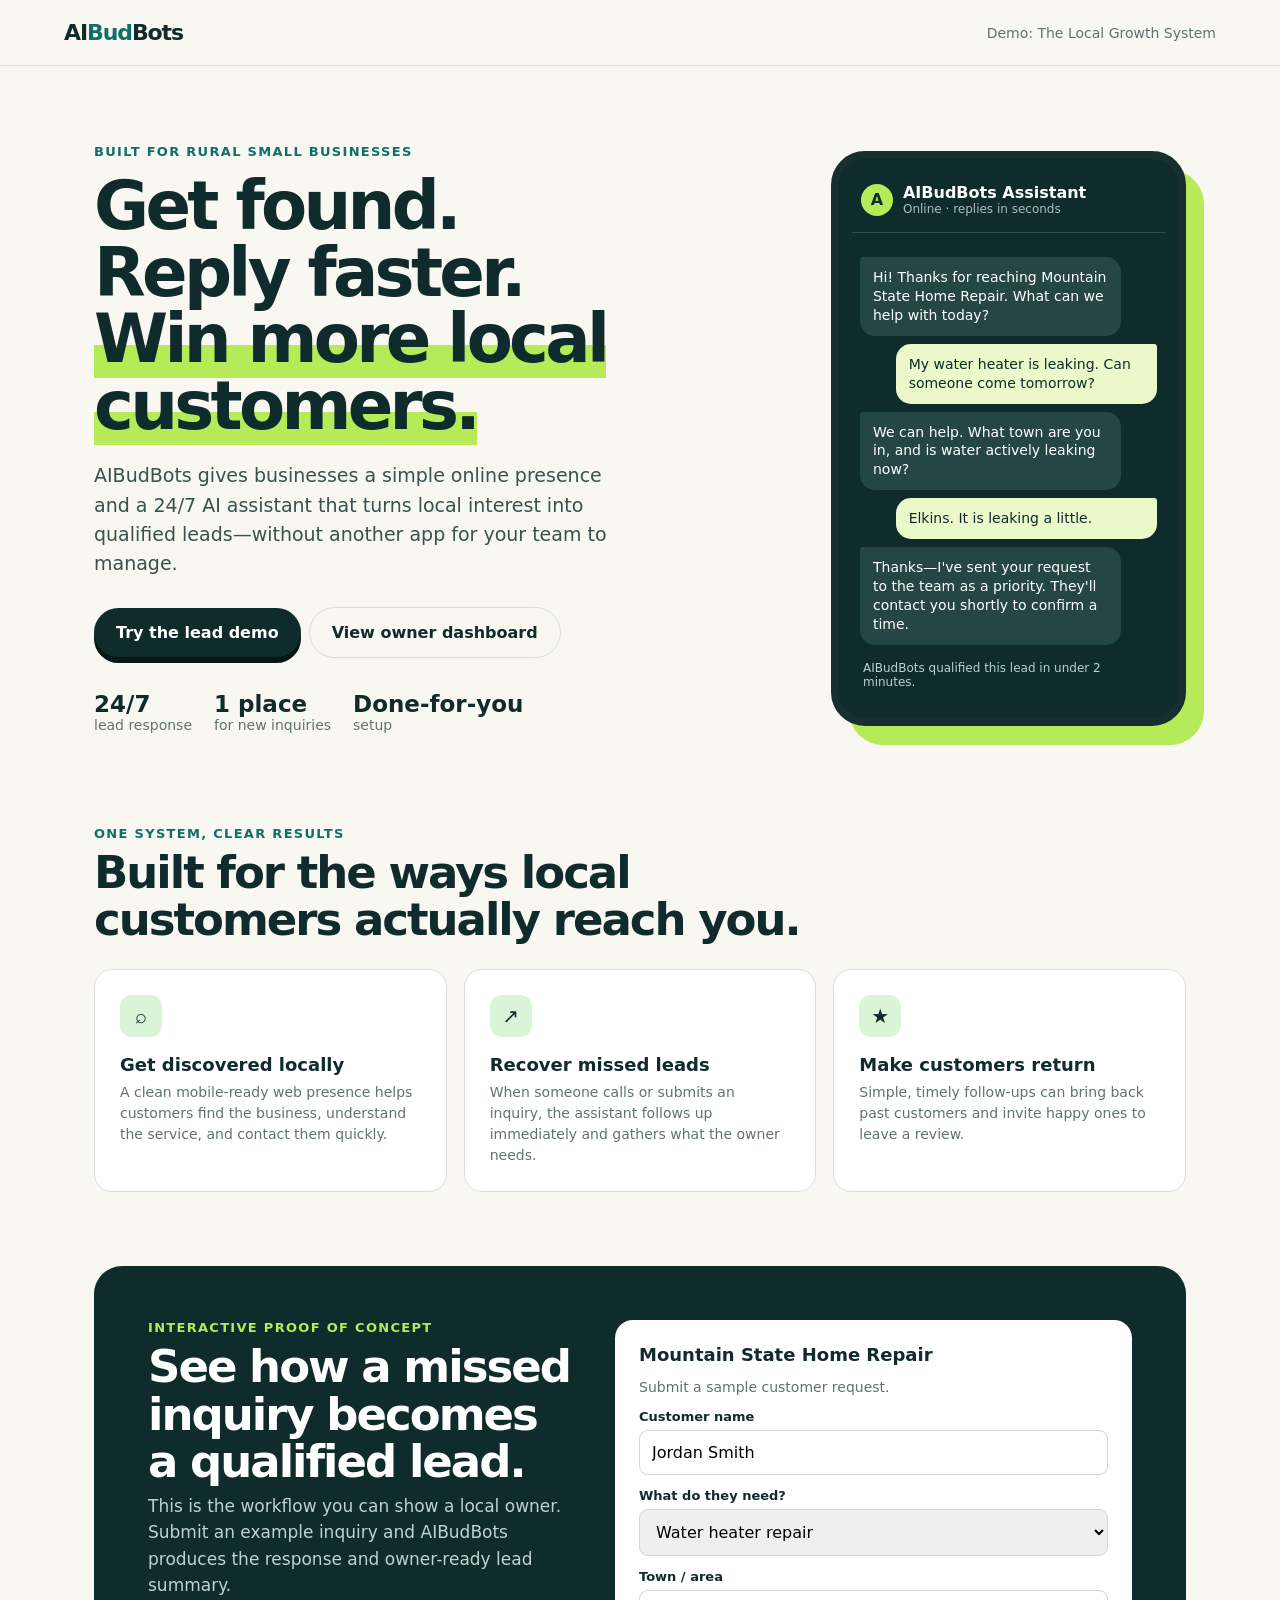
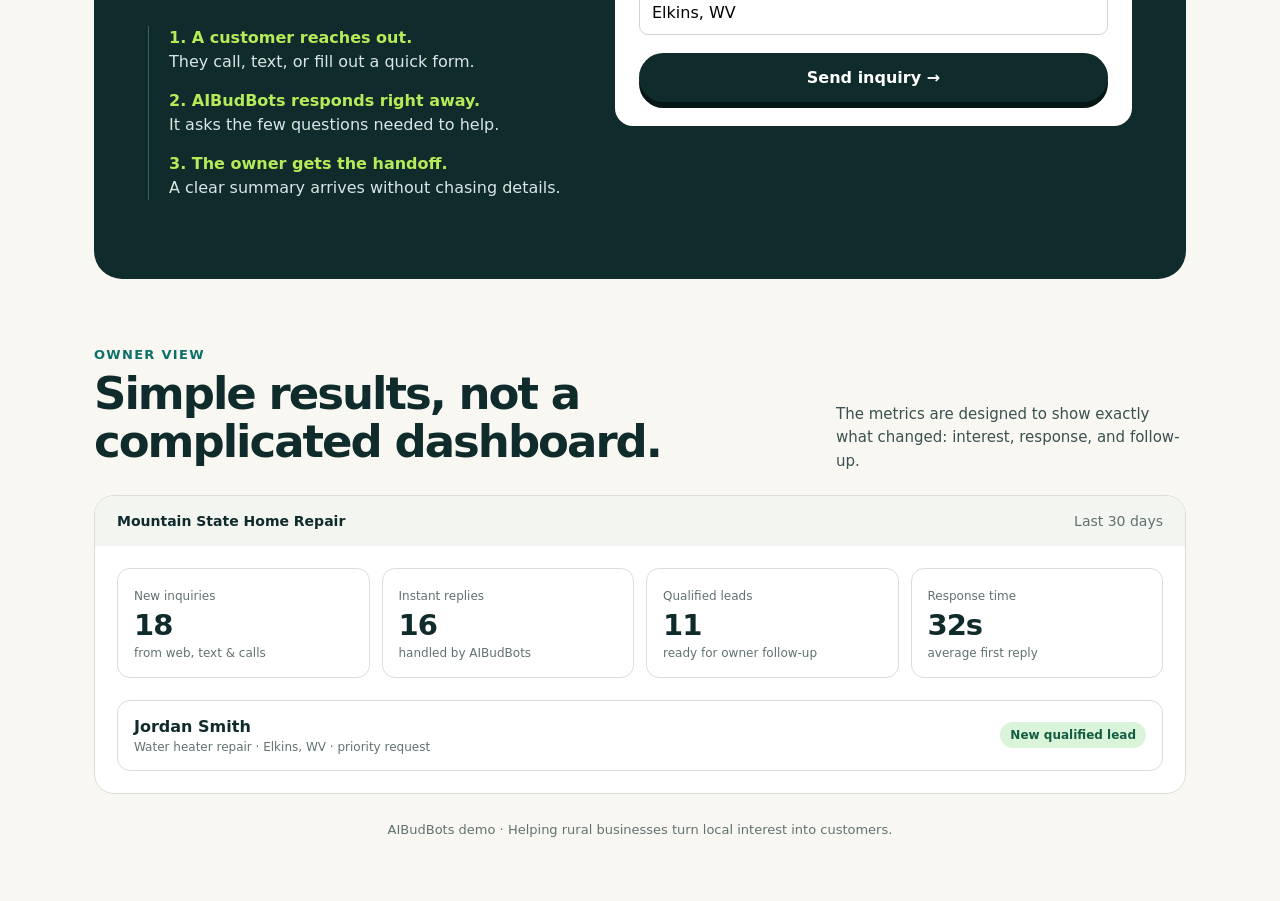
<file: demo.html>
<!doctype html>
<html lang="en">
<head>
  <meta charset="utf-8" />
  <meta name="viewport" content="width=device-width, initial-scale=1" />
  <title>AIBudBots | Local Growth System Demo</title>
  <style>
    :root { --ink:#102b2b; --muted:#617271; --paper:#f8f7f1; --mint:#d9f4d8; --lime:#b7ea58; --teal:#0e7068; --orange:#ff814d; --line:#d9ded6; }
    * { box-sizing:border-box; } body { margin:0; background:var(--paper); color:var(--ink); font-family:Inter,ui-sans-serif,system-ui,-apple-system,"Segoe UI",sans-serif; }
    button { font:inherit; cursor:pointer; } .nav { display:flex; justify-content:space-between; align-items:center; padding:20px clamp(20px,5vw,76px); border-bottom:1px solid rgba(16,43,43,.12); }
    .brand { font-weight:850; letter-spacing:-1.1px; font-size:22px; } .brand span { color:var(--teal); } .nav-note { color:var(--muted); font-size:14px; }
    main { max-width:1220px; margin:auto; padding:0 clamp(20px,5vw,76px) 64px; } .hero { display:grid; grid-template-columns:1.06fr .94fr; gap:68px; padding:78px 0 68px; align-items:center; }
    .eyebrow { color:var(--teal); font-size:13px; letter-spacing:1.3px; font-weight:800; text-transform:uppercase; } h1 { font-size:clamp(42px,5.25vw,70px); letter-spacing:-3.7px; line-height:.99; margin:14px 0 22px; max-width:720px; } .accent { background:linear-gradient(transparent 58%,var(--lime) 0); }
    .lead { font-size:19px; line-height:1.55; color:#395150; max-width:610px; margin:0 0 28px; } .btn { border:0; border-radius:999px; padding:15px 22px; font-weight:800; background:var(--ink); color:white; box-shadow:0 6px 0 #061515; } .btn:hover { transform:translateY(-1px); } .btn.alt { background:transparent; color:var(--ink); box-shadow:none; border:1px solid var(--line); margin-left:8px; }
    .proof { display:flex; gap:22px; margin-top:33px; color:var(--muted); font-size:14px; } .proof b { display:block; color:var(--ink); font-size:23px; }
    .phone { background:var(--ink); border:8px solid #172f2f; color:white; border-radius:34px; padding:13px; max-width:355px; justify-self:end; box-shadow:18px 19px 0 var(--lime); } .phone-head { display:flex; align-items:center; gap:10px; padding:11px 9px 16px; border-bottom:1px solid #315050; } .avatar { width:32px; height:32px; display:grid; place-items:center; background:var(--lime); border-radius:50%; color:var(--ink); font-weight:900; } .small { font-size:12px; color:#a9c1bd; } .chat { padding:16px 8px 8px; min-height:333px; } .bubble { max-width:88%; padding:11px 13px; margin:8px 0; border-radius:15px; line-height:1.35; font-size:14px; } .bot { background:#244746; border-top-left-radius:3px; } .customer { margin-left:auto; background:#eaf8ca; color:var(--ink); border-top-right-radius:3px; } .typing { color:#b7d1cc; font-size:12px; padding:8px 3px; }
    .section-title { max-width:720px; margin:25px 0 26px; } h2 { font-size:clamp(29px,4vw,45px); letter-spacing:-2px; line-height:1.05; margin:8px 0; } .grid { display:grid; grid-template-columns:repeat(3,1fr); gap:17px; } .card { padding:25px; background:#fff; border:1px solid var(--line); border-radius:18px; min-height:204px; } .icon { width:42px; height:42px; display:grid; place-items:center; background:var(--mint); border-radius:12px; font-size:20px; } h3 { margin:17px 0 7px; font-size:18px; } .card p { margin:0; color:var(--muted); line-height:1.5; font-size:14px; }
    .demo { margin-top:74px; background:var(--ink); color:white; border-radius:28px; padding:clamp(24px,5vw,54px); } .demo-grid { display:grid; grid-template-columns:.9fr 1.1fr; gap:44px; align-items:start; } .demo h2 { max-width:470px; } .demo .lead { color:#bfd2cf; font-size:17px; } .steps { border-left:1px solid #38605d; margin:25px 0; padding-left:20px; color:#d8e7e4; line-height:1.5; } .steps div { margin:15px 0; } .steps b { color:var(--lime); }
    .sim { background:white; color:var(--ink); border-radius:18px; padding:24px; } .sim label { display:block; font-weight:750; font-size:13px; margin:13px 0 6px; } input,select { width:100%; padding:12px; border:1px solid #cfd7d2; border-radius:9px; font:inherit; } .sim button { margin-top:18px; width:100%; } .result { display:none; margin-top:18px; border-radius:12px; background:#edf8e9; padding:15px; font-size:14px; line-height:1.5; } .result strong { color:var(--teal); }
    .dash { margin-top:68px; } .dash-top { display:flex; align-items:end; justify-content:space-between; gap:20px; } .dashboard { margin-top:22px; border:1px solid var(--line); border-radius:20px; background:#fff; overflow:hidden; } .dashbar { background:#f3f5f1; padding:17px 22px; display:flex; justify-content:space-between; font-size:14px; color:var(--muted); } .metrics { display:grid; grid-template-columns:repeat(4,1fr); padding:22px; gap:12px; } .metric { padding:16px; border:1px solid var(--line); border-radius:13px; } .metric b { display:block; font-size:29px; letter-spacing:-1px; margin-top:4px; } .metric span { font-size:12px; color:var(--muted); } .lead-row { margin:0 22px 22px; border:1px solid var(--line); border-radius:13px; padding:16px; display:flex; justify-content:space-between; gap:15px; align-items:center; } .badge { border-radius:999px; padding:6px 10px; background:var(--mint); color:#145c43; font-size:12px; font-weight:750; white-space:nowrap; }
    footer { text-align:center; color:var(--muted); font-size:13px; padding:28px 0 0; } @media(max-width:800px){ .hero,.demo-grid { grid-template-columns:1fr; gap:35px; } .phone { justify-self:start; } .grid { grid-template-columns:1fr; } .metrics { grid-template-columns:repeat(2,1fr); } .nav-note { display:none; } h1 { letter-spacing:-2.5px; } .dash-top { display:block; } }
  </style>
</head>
<body>
  <nav class="nav"><div class="brand">AI<span>Bud</span>Bots</div><div class="nav-note">Demo: The Local Growth System</div></nav>
  <main>
    <section class="hero">
      <div><div class="eyebrow">Built for rural small businesses</div><h1>Get found. Reply faster. <span class="accent">Win more local customers.</span></h1><p class="lead">AIBudBots gives businesses a simple online presence and a 24/7 AI assistant that turns local interest into qualified leads—without another app for your team to manage.</p><button class="btn" onclick="document.querySelector('.demo').scrollIntoView({behavior:'smooth'})">Try the lead demo</button><button class="btn alt" onclick="document.querySelector('.dash').scrollIntoView({behavior:'smooth'})">View owner dashboard</button><div class="proof"><div><b>24/7</b>lead response</div><div><b>1 place</b>for new inquiries</div><div><b>Done-for-you</b>setup</div></div></div>
      <aside class="phone"><div class="phone-head"><div class="avatar">A</div><div><b>AIBudBots Assistant</b><div class="small">Online · replies in seconds</div></div></div><div class="chat"><div class="bubble bot">Hi! Thanks for reaching Mountain State Home Repair. What can we help with today?</div><div class="bubble customer">My water heater is leaking. Can someone come tomorrow?</div><div class="bubble bot">We can help. What town are you in, and is water actively leaking now?</div><div class="bubble customer">Elkins. It is leaking a little.</div><div class="bubble bot">Thanks—I've sent your request to the team as a priority. They'll contact you shortly to confirm a time.</div><div class="typing">AIBudBots qualified this lead in under 2 minutes.</div></div></aside>
    </section>
    <section><div class="section-title"><div class="eyebrow">One system, clear results</div><h2>Built for the ways local customers actually reach you.</h2></div><div class="grid"><article class="card"><div class="icon">⌕</div><h3>Get discovered locally</h3><p>A clean mobile-ready web presence helps customers find the business, understand the service, and contact them quickly.</p></article><article class="card"><div class="icon">↗</div><h3>Recover missed leads</h3><p>When someone calls or submits an inquiry, the assistant follows up immediately and gathers what the owner needs.</p></article><article class="card"><div class="icon">★</div><h3>Make customers return</h3><p>Simple, timely follow-ups can bring back past customers and invite happy ones to leave a review.</p></article></div></section>
    <section class="demo" id="demo"><div class="demo-grid"><div><div class="eyebrow" style="color:var(--lime)">Interactive proof of concept</div><h2>See how a missed inquiry becomes a qualified lead.</h2><p class="lead">This is the workflow you can show a local owner. Submit an example inquiry and AIBudBots produces the response and owner-ready lead summary.</p><div class="steps"><div><b>1. A customer reaches out.</b><br>They call, text, or fill out a quick form.</div><div><b>2. AIBudBots responds right away.</b><br>It asks the few questions needed to help.</div><div><b>3. The owner gets the handoff.</b><br>A clear summary arrives without chasing details.</div></div></div><div class="sim"><h3 style="margin-top:0">Mountain State Home Repair</h3><p style="color:var(--muted);font-size:14px">Submit a sample customer request.</p><label for="name">Customer name</label><input id="name" placeholder="Jordan Smith" value="Jordan Smith" /><label for="service">What do they need?</label><select id="service"><option>Water heater repair</option><option>Roof repair estimate</option><option>Electrical service</option><option>General home repair</option></select><label for="town">Town / area</label><input id="town" placeholder="Elkins, WV" value="Elkins, WV" /><button class="btn" onclick="runDemo()">Send inquiry →</button><div class="result" id="result"></div></div></div></section>
    <section class="dash"><div class="dash-top"><div><div class="eyebrow">Owner view</div><h2>Simple results, not a complicated dashboard.</h2></div><p class="lead" style="font-size:15px;margin:0;max-width:350px">The metrics are designed to show exactly what changed: interest, response, and follow-up.</p></div><div class="dashboard"><div class="dashbar"><b style="color:var(--ink)">Mountain State Home Repair</b><span>Last 30 days</span></div><div class="metrics"><div class="metric"><span>New inquiries</span><b id="inquiries">18</b><span>from web, text & calls</span></div><div class="metric"><span>Instant replies</span><b id="replies">16</b><span>handled by AIBudBots</span></div><div class="metric"><span>Qualified leads</span><b id="qualified">11</b><span>ready for owner follow-up</span></div><div class="metric"><span>Response time</span><b>32s</b><span>average first reply</span></div></div><div class="lead-row"><div><b id="leadName">Jordan Smith</b><div class="small" id="leadInfo" style="color:var(--muted);margin-top:4px">Water heater repair · Elkins, WV · priority request</div></div><span class="badge">New qualified lead</span></div></div></section>
    <footer>AIBudBots demo · Helping rural businesses turn local interest into customers.</footer>
  </main>
  <script>
    function runDemo(){ const n=document.getElementById('name').value.trim()||'Jordan Smith'; const s=document.getElementById('service').value; const t=document.getElementById('town').value.trim()||'your area'; const r=document.getElementById('result'); r.style.display='block'; r.innerHTML=`<strong>Lead recovered.</strong><br><br><b>Customer text:</b> “Hi ${n}, thanks for contacting Mountain State Home Repair. We can help with ${s.toLowerCase()}. We’ve sent your request to the team for ${t}, and they’ll follow up shortly.”<br><br><b>Owner summary:</b> ${n} needs ${s.toLowerCase()} in ${t}. New lead—follow up today.`; document.getElementById('leadName').textContent=n; document.getElementById('leadInfo').textContent=`${s} · ${t} · priority request`; document.getElementById('inquiries').textContent='19'; document.getElementById('replies').textContent='17'; document.getElementById('qualified').textContent='12'; }
  </script>
</body>
</html>
</file>
<file: style.css>
:root {
    --bg: #07111f;
    --bg-alt: #0d1a2b;
    --bg-soft: #101f32;
    --panel: rgba(15, 30, 45, 0.9);
    --panel-strong: #102337;
    --card: #0d1d2d;
    --card-strong: #122a3d;
    --line: rgba(120, 168, 195, 0.18);
    --text: #ebf7ff;
    --muted: #8ea8bb;
    --accent: #4cd9ff;
    --accent-strong: #2bb8f0;
    --accent-soft: rgba(76, 217, 255, 0.14);
    --success: #7ef0bd;
    --shadow: 0 18px 45px rgba(2, 8, 18, 0.45);
}

* {
    box-sizing: border-box;
}

html {
    scroll-behavior: smooth;
}

body {
    margin: 0;
    min-height: 100vh;
    background:
        radial-gradient(circle at top left, rgba(76, 217, 255, 0.12), transparent 30%),
        radial-gradient(circle at bottom right, rgba(76, 217, 255, 0.08), transparent 28%),
        var(--bg);
    color: var(--text);
    font-family: Inter, "Segoe UI", Roboto, Helvetica, Arial, sans-serif;
}

.app-shell {
    display: flex;
    min-height: 100vh;
    max-width: 1440px;
    margin: 0 auto;
    padding: 20px 18px 24px;
    gap: 22px;
}

.sidebar {
    position: sticky;
    top: 20px;
    width: 260px;
    min-height: calc(100vh - 40px);
    padding: 18px 14px;
    background: rgba(10, 19, 28, 0.9);
    border: 1px solid var(--line);
    border-radius: 24px;
    box-shadow: var(--shadow);
}

.sidebar-brand {
    padding: 8px 10px 18px;
    margin-bottom: 14px;
    border-bottom: 1px solid rgba(142, 168, 187, 0.12);
}

.sidebar-brand h1 {
    margin: 0;
    font-size: 1.1rem;
    letter-spacing: -0.04em;
}

.sidebar-nav {
    display: grid;
    gap: 10px;
    padding-top: 10px;
}

.nav-item {
    display: flex;
    align-items: center;
    gap: 10px;
    width: 100%;
    border: 1px solid transparent;
    border-radius: 12px;
    background: transparent;
    color: var(--muted);
    padding: 12px 14px;
    text-align: left;
    font: inherit;
    font-weight: 600;
    cursor: pointer;
    transition: background 0.2s ease, border-color 0.2s ease, color 0.2s ease, transform 0.2s ease;
}

.nav-item:hover,
.nav-item.active {
    background: rgba(76, 217, 255, 0.08);
    border-color: rgba(76, 217, 255, 0.18);
    color: var(--text);
    transform: translateX(2px);
}

header,
main {
    max-width: 1200px;
    margin: 0 auto;
    padding-left: 24px;
    padding-right: 24px;
}

.topbar {
    display: flex;
    justify-content: space-between;
    align-items: center;
    padding-top: 32px;
    padding-bottom: 20px;
}

.brand-group {
    display: flex;
    align-items: center;
    gap: 14px;
}

.brand-mark {
    display: grid;
    place-items: center;
    width: 46px;
    height: 46px;
    border-radius: 14px;
    background: linear-gradient(135deg, rgba(76, 217, 255, 0.25), rgba(76, 217, 255, 0.05));
    border: 1px solid rgba(76, 217, 255, 0.3);
    box-shadow: inset 0 0 25px rgba(76, 217, 255, 0.14);
    font-weight: 700;
    color: var(--accent);
}

header h1 {
    margin: 0;
    font-size: clamp(1.45rem, 2vw, 2rem);
    letter-spacing: -0.05em;
}

header p {
    margin: 2px 0 0;
    color: var(--muted);
    font-size: 0.8rem;
    letter-spacing: 0.08em;
    text-transform: uppercase;
}

.header-actions {
    display: flex;
    align-items: center;
    gap: 14px;
}

.filter-pill,
.status-dot {
    display: inline-flex;
    align-items: center;
    gap: 8px;
    padding: 8px 12px;
    border-radius: 999px;
    border: 1px solid var(--line);
    background: rgba(14, 24, 35, 0.8);
    color: var(--muted);
    font-size: 0.8rem;
}

.status-dot::before {
    content: "";
    width: 8px;
    height: 8px;
    border-radius: 50%;
    background: var(--success);
    box-shadow: 0 0 12px rgba(126, 240, 189, 0.8);
}

.primary-btn,
.secondary-btn,
.icon-button {
    font: inherit;
}

.primary-btn {
    border: 1px solid rgba(76, 217, 255, 0.22);
    background: linear-gradient(135deg, rgba(76, 217, 255, 0.14), rgba(76, 217, 255, 0.05));
    color: var(--text);
    border-radius: 12px;
    padding: 10px 18px;
    font-weight: 600;
    cursor: pointer;
    transition:
        transform 0.2s ease,
        border-color 0.2s ease,
        box-shadow 0.2s ease;
    box-shadow: 0 10px 20px rgba(17, 133, 187, 0.12);
}

.primary-btn:hover,
.secondary-btn:hover,
.icon-button:hover {
    transform: translateY(-1px);
}

.add-lead-btn {
    display: inline-flex;
    align-items: center;
    gap: 8px;
}

.dashboard-shell {
    padding-top: 12px;
    padding-bottom: 32px;
}

.section-heading {
    display: flex;
    justify-content: space-between;
    align-items: flex-end;
    gap: 18px;
    margin-bottom: 22px;
}

.eyebrow {
    margin: 0 0 6px;
    color: var(--accent);
    font-size: 0.74rem;
    letter-spacing: 0.14em;
    text-transform: uppercase;
    font-weight: 700;
}

.section-heading h2 {
    margin: 0;
    font-size: clamp(1.9rem, 3vw, 2.5rem);
    letter-spacing: -0.05em;
}

.stats-grid {
    display: grid;
    grid-template-columns: repeat(4, minmax(220px, 1fr));
    gap: 22px;
}

.card {
    position: relative;
    overflow: hidden;
    background: linear-gradient(180deg, rgba(17, 35, 52, 0.96), rgba(11, 22, 33, 0.95));
    border: 1px solid var(--line);
    border-radius: 24px;
    padding: 22px 20px 18px;
    box-shadow: var(--shadow);
    transition:
        transform 0.2s ease,
        border-color 0.2s ease,
        box-shadow 0.2s ease;
}

.card::before {
    content: "";
    position: absolute;
    inset: 0 auto auto 0;
    width: 100%;
    height: 2px;
    background: linear-gradient(90deg, var(--accent), transparent);
}

.card:hover {
    transform: translateY(-2px);
    border-color: rgba(76, 217, 255, 0.34);
    box-shadow: 0 22px 50px rgba(2, 8, 18, 0.52);
}

.card-topline {
    display: flex;
    justify-content: space-between;
    align-items: center;
    margin-bottom: 22px;
}

.card-icon {
    display: inline-flex;
    align-items: center;
    justify-content: center;
    width: 38px;
    height: 38px;
    border-radius: 12px;
    background: var(--accent-soft);
    border: 1px solid rgba(76, 217, 255, 0.18);
    color: var(--accent);
    font-weight: 700;
    font-size: 1.1rem;
}

.trend {
    display: inline-flex;
    align-items: center;
    padding: 7px 10px;
    border-radius: 999px;
    font-size: 0.76rem;
    font-weight: 700;
    letter-spacing: 0.02em;
    background: rgba(126, 240, 189, 0.1);
    color: var(--success);
}

.card h3 {
    margin: 0;
    color: var(--muted);
    font-weight: 600;
    font-size: 0.88rem;
    letter-spacing: 0.04em;
    text-transform: uppercase;
}

.metric-value {
    margin: 18px 0 12px;
    font-size: clamp(2rem, 3vw, 2.6rem);
    font-weight: 700;
    letter-spacing: -0.06em;
    line-height: 1.1;
}

.card small {
    display: block;
    color: var(--muted);
    font-size: 0.8rem;
    line-height: 1.5;
}

.lead-panel {
    margin-top: 26px;
    background: linear-gradient(180deg, rgba(15, 31, 45, 0.92), rgba(12, 24, 35, 0.96));
    border: 1px solid var(--line);
    border-radius: 24px;
    box-shadow: var(--shadow);
    padding: 24px 20px 18px;
}

.lead-panel-header {
    display: flex;
    justify-content: space-between;
    align-items: center;
    gap: 16px;
    margin-bottom: 18px;
}

.lead-panel-header h3 {
    margin: 0;
    font-size: 1.05rem;
    letter-spacing: -0.03em;
}

.status-inline {
    display: inline-flex;
    align-items: center;
    padding: 7px 10px;
    border-radius: 999px;
    background: rgba(76, 217, 255, 0.08);
    border: 1px solid rgba(76, 217, 255, 0.15);
    color: var(--accent);
    font-size: 0.8rem;
    font-weight: 600;
}

.lead-list {
    display: grid;
    gap: 12px;
}

.empty-state {
    display: flex;
    align-items: center;
    justify-content: center;
    min-height: 120px;
    border: 1px dashed rgba(142, 168, 187, 0.28);
    border-radius: 18px;
    padding: 18px;
    color: var(--muted);
    text-align: center;
    background: rgba(8, 18, 28, 0.45);
}

.lead-item {
    display: grid;
    grid-template-columns: minmax(180px, 1.8fr) minmax(180px, 1.4fr) auto;
    gap: 18px;
    align-items: center;
    background: rgba(11, 22, 33, 0.8);
    border: 1px solid var(--line);
    border-radius: 18px;
    padding: 18px 18px;
}

.lead-item.selected {
    border-color: rgba(76, 217, 255, 0.5);
    box-shadow: 0 0 0 1px rgba(76, 217, 255, 0.2);
    background: rgba(14, 25, 36, 0.95);
}

.lead-main h4 {
    margin: 0 0 6px;
    font-size: 1.1rem;
    letter-spacing: -0.03em;
}

.lead-main p {
    margin: 0;
    color: var(--accent);
    font-size: 0.8rem;
    font-weight: 600;
}

.lead-meta {
    display: grid;
    gap: 6px;
    color: var(--muted);
    font-size: 0.82rem;
}

.lead-meta strong {
    color: var(--text);
    font-weight: 600;
}

.lead-badge-wrap {
    display: flex;
    justify-content: flex-end;
    align-items: center;
}

.lead-status {
    display: inline-flex;
    align-items: center;
    justify-content: center;
    padding: 7px 12px;
    border-radius: 999px;
    font-size: 0.74rem;
    font-weight: 700;
    letter-spacing: 0.04em;
    text-transform: uppercase;
}

.status-new {
    background: rgba(76, 217, 255, 0.12);
    border: 1px solid rgba(76, 217, 255, 0.35);
    color: var(--accent);
}

.status-contacted {
    background: rgba(255, 179, 71, 0.12);
    border: 1px solid rgba(255, 179, 71, 0.35);
    color: #ffc76a;
}

.status-qualified {
    background: rgba(126, 240, 189, 0.12);
    border: 1px solid rgba(126, 240, 189, 0.35);
    color: var(--success);
}

.status-proposal {
    background: rgba(170, 122, 255, 0.12);
    border: 1px solid rgba(170, 122, 255, 0.35);
    color: #c3a6ff;
}

.status-won {
    background: rgba(96, 255, 169, 0.12);
    border: 1px solid rgba(96, 255, 169, 0.35);
    color: #8ef7c1;
}

.status-lost {
    background: rgba(255, 110, 110, 0.12);
    border: 1px solid rgba(255, 110, 110, 0.35);
    color: #ff8d8d;
}

.modal {
    position: fixed;
    inset: 0;
    z-index: 30;
    display: grid;
    place-items: center;
    transition: opacity 0.2s ease;
}

.modal.hidden {
    opacity: 0;
    visibility: hidden;
    pointer-events: none;
}

.modal-backdrop {
    position: absolute;
    inset: 0;
    background: rgba(2, 7, 14, 0.7);
    backdrop-filter: blur(4px);
}

.modal-dialog {
    position: relative;
    width: min(720px, calc(100vw - 32px));
    background: linear-gradient(180deg, rgba(15, 28, 40, 0.98), rgba(9, 19, 28, 0.98));
    border: 1px solid rgba(76, 217, 255, 0.2);
    border-radius: 24px;
    box-shadow: 0 24px 60px rgba(1, 6, 13, 0.6);
    padding: 22px;
}

.modal-header {
    display: flex;
    justify-content: space-between;
    align-items: flex-start;
    gap: 16px;
    margin-bottom: 18px;
}

.modal-header h3 {
    margin: 0;
    font-size: 1.5rem;
    letter-spacing: -0.04em;
}

.modal-eyebrow {
    margin-bottom: 8px;
}

.icon-button {
    width: 40px;
    height: 40px;
    border: 1px solid var(--line);
    border-radius: 12px;
    background: rgba(9, 17, 21, 0.8);
    color: var(--text);
    cursor: pointer;
    font-size: 1.6rem;
    line-height: 1;
}

.form-grid {
    display: grid;
    grid-template-columns: repeat(2, minmax(220px, 1fr));
    gap: 18px;
}

label {
    display: grid;
    gap: 8px;
    color: var(--muted);
    font-size: 0.82rem;
    font-weight: 600;
}

label span {
    color: var(--muted);
}

input,
select,
textarea {
    width: 100%;
    border: 1px solid rgba(142, 168, 187, 0.18);
    background: rgba(10, 19, 27, 0.9);
    color: var(--text);
    border-radius: 12px;
    padding: 12px 14px;
    font: inherit;
    transition: border-color 0.2s ease, box-shadow 0.2s ease;
}

input:focus,
select:focus,
textarea:focus {
    outline: none;
    border-color: rgba(76, 217, 255, 0.7);
    box-shadow: 0 0 0 3px rgba(76, 217, 255, 0.09);
}

.full-width {
    grid-column: 1 / -1;
}

textarea {
    resize: vertical;
    min-height: 110px;
}

.form-actions {
    display: flex;
    justify-content: flex-end;
    gap: 12px;
    margin-top: 22px;
}

.secondary-btn {
    border: 1px solid rgba(142, 168, 187, 0.18);
    background: rgba(9, 17, 21, 0.7);
    color: var(--text);
    border-radius: 12px;
    padding: 10px 18px;
    font-weight: 600;
    cursor: pointer;
    transition: transform 0.2s ease, border-color 0.2s ease;
}

.secondary-btn:hover {
    border-color: rgba(142, 168, 187, 0.35);
}

.lead-item {
    display: grid;
    grid-template-columns: minmax(180px, 1.8fr) minmax(180px, 1.4fr) auto;
    gap: 18px;
    align-items: center;
    background: rgba(11, 22, 33, 0.8);
    border: 1px solid var(--line);
    border-radius: 18px;
    padding: 18px 18px;
}

.lead-item.selected {
    border-color: rgba(76, 217, 255, 0.5);
    box-shadow: 0 0 0 1px rgba(76, 217, 255, 0.2);
    background: rgba(14, 25, 36, 0.95);
}

.details-panel {
    margin-top: 26px;
    background: linear-gradient(180deg, rgba(15, 31, 45, 0.92), rgba(12, 24, 35, 0.96));
    border: 1px solid var(--line);
    border-radius: 24px;
    box-shadow: var(--shadow);
    padding: 24px 20px 18px;
}

.details-panel.hidden {
    display: none;
}

.details-layout {
    display: grid;
    gap: 22px;
}

.details-header-row {
    display: flex;
    justify-content: space-between;
    align-items: center;
    gap: 16px;
}

.details-header-row h3 {
    margin: 0;
    font-size: clamp(1.5rem, 2vw, 2rem);
    letter-spacing: -0.04em;
}

.details-grid {
    display: grid;
    grid-template-columns: repeat(2, minmax(200px, 1fr));
    gap: 16px;
}

.detail-item {
    display: grid;
    gap: 8px;
    padding: 14px 16px;
    border: 1px solid rgba(142, 168, 187, 0.16);
    border-radius: 16px;
    background: rgba(10, 19, 27, 0.7);
}

.detail-label {
    color: var(--muted);
    font-size: 0.72rem;
    letter-spacing: 0.08em;
    text-transform: uppercase;
}

.detail-item strong {
    font-size: 0.98rem;
    font-weight: 600;
    color: var(--text);
}

.notes-box {
    display: grid;
    gap: 8px;
    padding: 16px;
    border: 1px solid rgba(142, 168, 187, 0.16);
    border-radius: 16px;
    background: rgba(10, 19, 27, 0.7);
}

.notes-box p {
    margin: 0;
    color: var(--muted);
    line-height: 1.6;
}

.ai-panel {
    padding: 16px;
    background: rgba(9, 18, 24, 0.85);
    border: 1px solid rgba(76, 217, 255, 0.18);
    border-radius: 18px;
}

.ai-header h4 {
    margin: 0;
    font-size: 1.1rem;
    letter-spacing: -0.03em;
}

.ai-grid {
    display: grid;
    grid-template-columns: repeat(2, minmax(180px, 1fr));
    gap: 16px;
    margin-top: 18px;
}

.ai-metric {
    display: grid;
    gap: 8px;
    padding: 14px 16px;
    border: 1px solid rgba(142, 168, 187, 0.14);
    border-radius: 14px;
    background: rgba(9, 19, 27, 0.9);
}

.ai-metric span {
    color: var(--muted);
    font-size: 0.78rem;
    letter-spacing: 0.04em;
    text-transform: uppercase;
}

.ai-metric strong {
    font-size: 1rem;
    line-height: 1.5;
}

.ai-metric.full-width {
    grid-column: 1 / -1;
}

.details-actions {
    display: flex;
    flex-wrap: wrap;
    gap: 12px;
}

.highlight {
    background: linear-gradient(135deg, rgba(76, 217, 255, 0.14), rgba(76, 217, 255, 0.05));
    border-color: rgba(76, 217, 255, 0.25);
}

.subtitle {
    margin: 6px 0 0;
    color: var(--muted);
    font-size: 0.72rem;
    letter-spacing: 0.08em;
    text-transform: uppercase;
}

@media (max-width: 1024px) {
    .stats-grid {
        grid-template-columns: repeat(2, minmax(220px, 1fr));
    }
}

@media (max-width: 640px) {
    .topbar,
    .section-heading {
        flex-direction: column;
        align-items: flex-start;
    }

    .header-actions {
        width: 100%;
        justify-content: space-between;
    }

    .stats-grid {
        grid-template-columns: 1fr;
    }

    header,
    main {
        padding-left: 18px;
        padding-right: 18px;
    }

    .lead-panel {
        padding: 18px 14px;
    }

    .lead-item {
        grid-template-columns: 1fr;
    }

    .lead-value {
        justify-self: start;
    }

    .form-grid {
        grid-template-columns: 1fr;
    }

    .form-actions {
        flex-direction: column-reverse;
    }

    .secondary-btn,
    .primary-btn {
        width: 100%;
    }

    .details-grid,
    .ai-grid {
        grid-template-columns: 1fr;
    }

    .details-header-row,
    .details-actions {
        flex-direction: column;
        align-items: flex-start;
    }

    .details-actions .primary-btn,
    .details-actions .secondary-btn {
        width: 100%;
    }
}

.page {
    display: none;
}

.page.active {
    display: block;
}

.page-header {
    display: flex;
    justify-content: space-between;
    align-items: flex-end;
    gap: 18px;
    margin-bottom: 22px;
    padding-top: 12px;
}

.page-header h2 {
    margin: 0;
    font-size: clamp(1.9rem, 3vw, 2.5rem);
    letter-spacing: -0.05em;
}

.page-toolbar {
    display: flex;
    justify-content: flex-end;
    margin-bottom: 18px;
}

.placeholder-page {
    padding-top: 20px;
}

.placeholder-box {
    display: grid;
    gap: 18px;
    padding: 32px 28px;
    border-radius: 24px;
    background: linear-gradient(180deg, rgba(15, 31, 45, 0.92), rgba(12, 24, 35, 0.96));
    border: 1px solid var(--line);
    box-shadow: var(--shadow);
}

.placeholder-box h2 {
    margin: 0;
    font-size: clamp(2rem, 3vw, 2.8rem);
    letter-spacing: -0.05em;
}

.placeholder-box p {
    margin: 0;
    color: var(--muted);
    font-size: 1.05rem;
    line-height: 1.7;
}

.placeholder-box span {
    display: inline-flex;
    align-items: center;
    width: fit-content;
    padding: 8px 12px;
    border-radius: 999px;
    border: 1px solid rgba(76, 217, 255, 0.18);
    background: rgba(76, 217, 255, 0.08);
    color: var(--accent);
    font-size: 0.8rem;
    font-weight: 700;
    letter-spacing: 0.06em;
    text-transform: uppercase;
}
</file>
